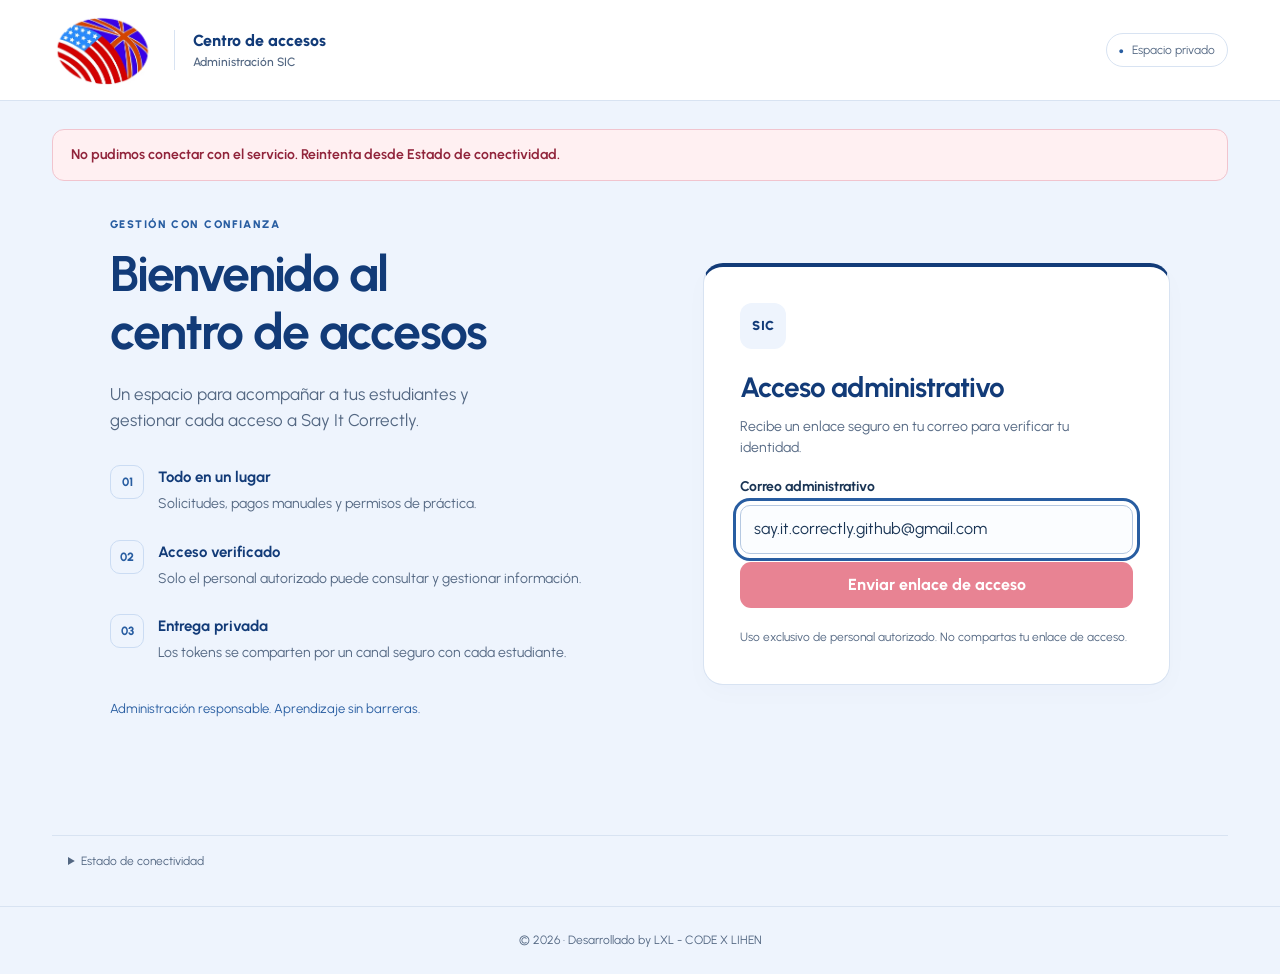
<file: index.html>
<!doctype html>
<html lang="es" data-admin-state="initializing">
<head>
<meta charset="utf-8"><meta name="viewport" content="width=device-width,initial-scale=1"><meta name="robots" content="noindex,nofollow"><meta name="theme-color" content="#123B78"><title>Centro de accesos | Say It Correctly</title>
<style>[hidden]{display:none!important}html:not([data-admin-state="authenticated"]) #panel,html:not([data-admin-state="login"]) #login,html:not([data-admin-state="login"]) .access-intro{display:none!important}html[data-admin-state="login"] #boot,html[data-admin-state="authenticated"] #boot{display:none!important}</style>
<link rel="stylesheet" href="tokens.css">
<script>
window.SICAdminBoot={failed:false,timer:null,fail(){this.failed=true;clearTimeout(this.timer);document.documentElement.dataset.adminState='error';const display=()=>{document.getElementById('boot-message').textContent='No pudimos completar la conexión. Vuelve a intentarlo o solicita un nuevo enlace si el anterior venció.';document.getElementById('boot-retry').hidden=false;document.getElementById('boot').setAttribute('role','alert');document.getElementById('boot').setAttribute('aria-busy','false');};if(document.getElementById('boot'))display();else document.addEventListener('DOMContentLoaded',display,{once:true});}};
window.SICAdminBoot.timer=setTimeout(()=>window.SICAdminBoot.fail(),65000);
window.addEventListener('error',event=>{if(event.target?.tagName==='SCRIPT'&&/\/(admin-client|tokens)\.js(?:\?|$)/.test(event.target.src))window.SICAdminBoot.fail();},true);
</script>
<script src="config.js" defer></script><script src="admin-client.js" defer></script><script src="tokens.js" defer></script>
</head>
<body>
<a class="skip-link" href="#main">Saltar al contenido</a>
<header class="site-header"><div class="header-inner"><a class="brand" href="https://say-it-correctly.github.io/Say-it-correctly.org/" aria-label="Say It Correctly · Inicio"><img src="assets/logo-oficial-say-it-correctly.png" width="217" height="146" alt="Say It Correctly"><span>Centro de accesos<small>Administración SIC</small></span></a><span class="private-label"><span aria-hidden="true">●</span> Espacio privado</span></div></header>
<main id="main">
<section id="boot" class="boot-card" role="status" aria-live="polite" aria-busy="true"><span class="sic-kicker">SAY IT CORRECTLY · ADMINISTRACIÓN</span><span class="loading-mark" aria-hidden="true"></span><h1>Verificando acceso</h1><p id="boot-message">Estamos preparando una conexión segura al centro de accesos.</p><a id="boot-retry" class="button" href="" hidden>Volver a intentar</a><noscript><p>Activa JavaScript para acceder. El panel permanece protegido.</p></noscript></section>
<div id="status" role="status" aria-live="polite" tabindex="-1" hidden></div>
<div class="access-layout">
<section class="access-intro"><span class="sic-kicker">GESTIÓN CON CONFIANZA</span><h1>Bienvenido al<br>centro de accesos</h1><p>Un espacio para acompañar a tus estudiantes y gestionar cada acceso a Say It Correctly.</p><ul class="access-benefits"><li><span aria-hidden="true">01</span><div><strong>Todo en un lugar</strong><p>Solicitudes, pagos manuales y permisos de práctica.</p></div></li><li><span aria-hidden="true">02</span><div><strong>Acceso verificado</strong><p>Solo el personal autorizado puede consultar y gestionar información.</p></div></li><li><span aria-hidden="true">03</span><div><strong>Entrega privada</strong><p>Los tokens se comparten por un canal seguro con cada estudiante.</p></div></li></ul><p class="access-note">Administración responsable. Aprendizaje sin barreras.</p></section>
<form id="login" class="surface auth-card" hidden aria-labelledby="login-title"><span class="card-icon" aria-hidden="true">SIC</span><h2 id="login-title">Acceso administrativo</h2><p>Recibe un enlace seguro en tu correo para verificar tu identidad.</p><label for="admin-email">Correo administrativo</label><input id="admin-email" name="email" type="email" required autocomplete="username" value="say.it.correctly.github@gmail.com" aria-describedby="login-note"><div id="captcha" class="captcha-area"></div><button type="submit" disabled>Enviar enlace de acceso</button><label hidden>Código recibido<input name="code" inputmode="numeric" autocomplete="one-time-code" disabled></label><button id="verify" type="button" hidden disabled>Verificar identidad</button><p id="login-note" class="fine-print">Uso exclusivo de personal autorizado. No compartas tu enlace de acceso.</p></form>
</div>
<section id="panel" hidden aria-labelledby="panel-title">
<nav class="sic-top-actions" aria-label="Sesión administrativa"><span class="session-label">Identidad y autorización verificadas</span><button id="refresh" class="button-secondary">Actualizar</button><button id="logout" class="button-quiet">Cerrar sesión</button></nav>
<div class="sic-dashboard-intro"><div><span class="sic-kicker">GESTIÓN DE ACCESOS</span><h1 id="panel-title" tabindex="-1">Panel de administración</h1><p>Solicitudes, pagos externos y permisos verificados desde un solo lugar.</p></div><div class="sic-capacity-card" id="capacity" aria-live="polite">Consultando activaciones…</div></div>
<nav class="sic-section-links" aria-label="Secciones del administrador"><a href="#register">Registrar solicitud</a><a href="#requests-section">Solicitudes</a><a href="#payment">Confirmar pago</a><a href="#tokens-section">Tokens</a><a href="#grants-section">Permisos</a></nav>
<div class="sic-admin-grid">
<form id="register" class="surface" aria-labelledby="register-title"><div class="section-heading"><span class="section-number" aria-hidden="true">01</span><div><span class="sic-kicker">ESTUDIANTES</span><h2 id="register-title">Registrar solicitud</h2></div></div><p>Registra la solicitud con la autorización de tratamiento de datos correspondiente.</p><label>Nombre<input name="name" required maxlength="120" autocomplete="name"></label><label>Correo<input name="email" type="email" required maxlength="254" autocomplete="email"></label><label>Mensaje<input name="message" required maxlength="3000"></label><label class="check-label"><input name="consent" type="checkbox" required><span>El estudiante o su representante autorizó el tratamiento de datos para esta solicitud, conforme al aviso de privacidad y las restricciones para menores.</span></label><a id="privacy" target="_blank" rel="noopener noreferrer">Aviso de privacidad</a><div id="register-captcha" class="captcha-area"></div><button>Registrar solicitud</button></form>
<section id="requests-section" class="surface" aria-labelledby="requests-title"><div class="section-heading"><span class="section-number" aria-hidden="true">02</span><div><span class="sic-kicker">SEGUIMIENTO</span><h2 id="requests-title">Solicitudes</h2></div></div><p>Selecciona una solicitud para preparar su confirmación de pago.</p><div id="requests" class="record-list"></div></section>
</div>
<form id="payment" class="surface" aria-labelledby="payment-title"><div class="section-heading"><span class="section-number" aria-hidden="true">03</span><div><span class="sic-kicker">VERIFICACIÓN MANUAL</span><h2 id="payment-title">Confirmar pago y emitir token</h2></div></div><p class="payment-notice">Iván Varona debe haber confirmado USD 1 antes de emitir. La identidad del estudiante se verificará durante el canje, después de generar el token.</p><label>Solicitud<input name="requestId" required></label><label>Nombre<input name="name" required readonly></label><label>Correo de la solicitud<input name="studentEmail" type="email" required readonly></label><label>Referencia única del pago<input name="reference" maxlength="160" required></label><label class="check-label payment-confirmation"><input name="confirmed" type="checkbox" required><span>Confirmo que Iván Varona verificó el pago de USD 1.</span></label><button>Confirmar pago y emitir token</button></form>
<div id="issued" class="surface issued-card" hidden role="region" aria-labelledby="issued-title"><span class="sic-kicker">ENTREGA SEGURA</span><h2 id="issued-title">Token listo para entregar</h2><p>Guarda y entrega este token por un canal privado. Solo se muestra una vez.</p><output id="token" aria-label="Token emitido" tabindex="0"></output><button id="copy" class="button-secondary">Copiar token</button></div>
<section id="tokens-section" class="surface" aria-labelledby="tokens-title"><div class="section-heading"><span class="section-number" aria-hidden="true">04</span><div><span class="sic-kicker">CREDENCIALES</span><h2 id="tokens-title">Tokens emitidos, canjeados y revocados</h2></div></div><div id="tokens" class="record-grid"></div></section>
<section id="grants-section" class="surface" aria-labelledby="grants-title"><div class="section-heading"><span class="section-number" aria-hidden="true">05</span><div><span class="sic-kicker">ACCESO A LA PRÁCTICA</span><h2 id="grants-title">Permisos activos, vencidos y revocados</h2></div></div><div id="grants" class="record-grid"></div></section>
</main>
<details class="connectivity"><summary>Estado de conectividad</summary><p id="connectivity-status">Comprobando conexión al servicio.</p><p>La conectividad no acredita identidad ni permisos administrativos.</p><a href="">Reintentar conexión</a></details>
<footer class="site-footer">© 2026 · Desarrollado by LXL - CODE X LIHEN</footer>
</body>
</html>
</file>
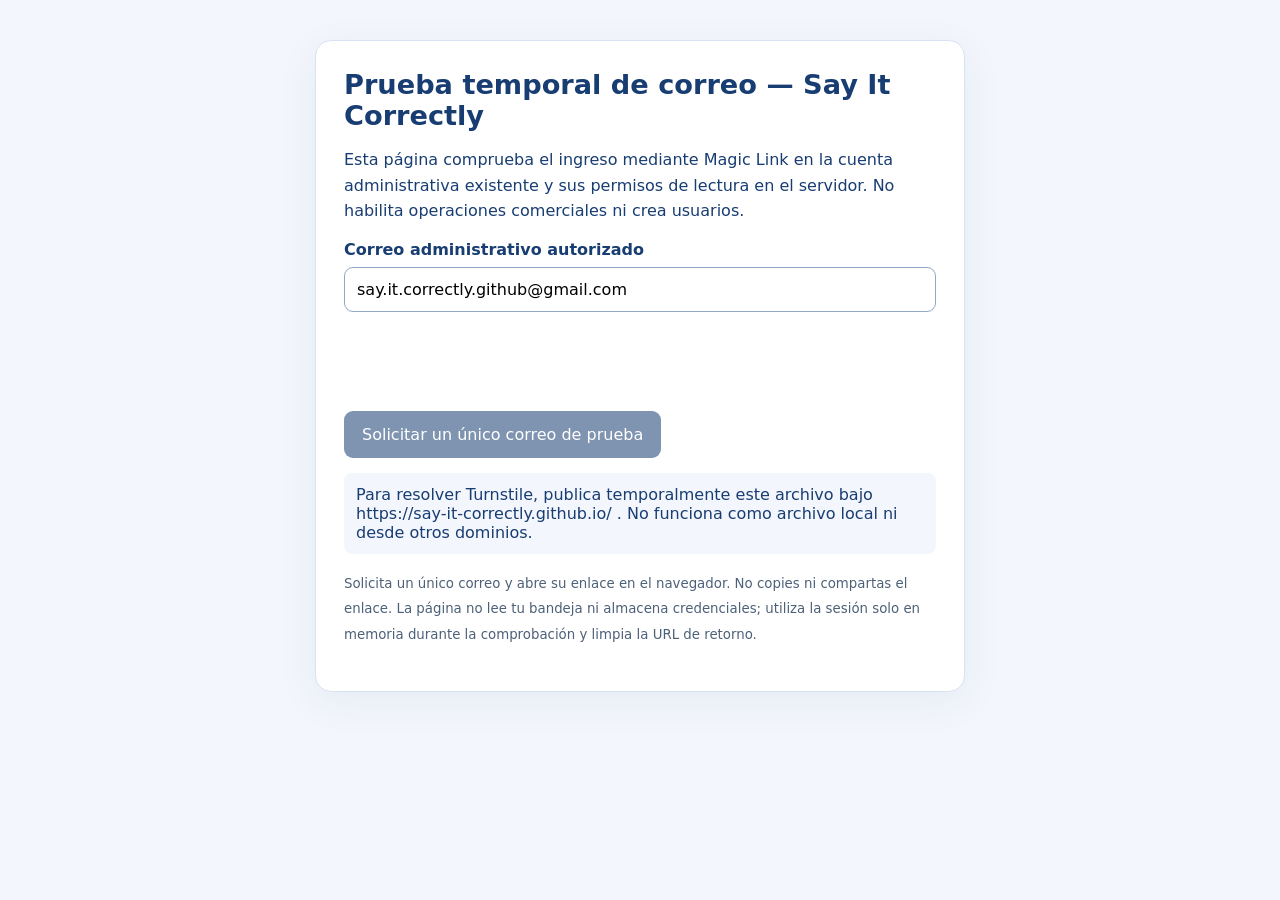
<file: sic-prueba-correo-admin.html>
<!doctype html>
<html lang="es">
<head>
<meta charset="utf-8">
<meta name="viewport" content="width=device-width,initial-scale=1">
<meta name="robots" content="noindex,nofollow,noarchive">
<meta name="referrer" content="no-referrer">
<title>SIC — Prueba temporal de correo administrativo</title>
<style>
:root{font-family:system-ui,-apple-system,Segoe UI,sans-serif;color:#183d72;background:#f3f6fc}*{box-sizing:border-box}body{margin:0;padding:40px 16px}main{max-width:650px;margin:auto;background:#fff;border:1px solid #d8e2f0;border-radius:16px;padding:28px;box-shadow:0 10px 40px #183d7210}h1{font-size:1.7rem;margin:0 0 12px}p{line-height:1.6}label{display:block;font-weight:650;margin:16px 0 8px}input{width:100%;padding:12px;border:1px solid #91a8c9;border-radius:9px;font:inherit}button{display:block;margin-top:18px;background:#183d72;border:0;border-radius:9px;color:#fff;font-weight:650;padding:14px 18px;font:inherit;cursor:pointer}button:disabled{opacity:.55;cursor:not-allowed}#status{margin-top:15px;padding:12px;border-radius:8px;background:#f3f6fc;overflow-wrap:anywhere}small{color:#4d6179}#captcha{margin-top:16px;min-height:65px}
</style>
</head>
<body>
<main>
<h1>Prueba temporal de correo — Say It Correctly</h1>
<p>Esta página comprueba el ingreso mediante Magic Link en la cuenta administrativa existente y sus permisos de lectura en el servidor. No habilita operaciones comerciales ni crea usuarios.</p>
<form id="form">
<label for="email">Correo administrativo autorizado</label>
<input id="email" type="email" value="say.it.correctly.github@gmail.com" readonly autocomplete="off">
<div id="captcha" aria-label="Comprobación de seguridad"></div>
<button id="send" disabled type="submit">Solicitar un único correo de prueba</button>
</form>
<div role="status" aria-live="polite" id="status">Comprobando configuración de seguridad…</div>
<p><small>Solicita un único correo y abre su enlace en el navegador. No copies ni compartas el enlace. La página no lee tu bandeja ni almacena credenciales; utiliza la sesión solo en memoria durante la comprobación y limpia la URL de retorno.</small></p>
</main>
<script>
(()=>{'use strict';
const HOST='say-it-correctly.github.io';
const URL='https://ostmuznlgtanjzolomgv.supabase.co';
const KEY='sb_publishable_wKBaUE1awT8whZHnUZl0oA_XfKgws1C';
const SITEKEY='0x4AAAAAAFtnHNgol4ph1Y5O';
const ADDRESS='say.it.correctly.github@gmail.com';
const ADMIN_ID='ea79aaaa-5bb7-4477-bda7-1676db533693';
const RETURN_URL='https://say-it-correctly.github.io/Tokens-Admin/sic-prueba-correo-admin.html';
const status=document.getElementById('status');
const button=document.getElementById('send');
const form=document.getElementById('form');
let sent=false,widget=null,token='';
function report(msg){status.textContent=msg}
if(location.hostname!==HOST){report('Para resolver Turnstile, publica temporalmente este archivo bajo https://say-it-correctly.github.io/ . No funciona como archivo local ni desde otros dominios.');return;}
const callback=(()=>{const fragment=new URLSearchParams(location.hash.slice(1)),query=new URLSearchParams(location.search);const attempt=fragment.has('access_token')||fragment.has('error')||fragment.has('error_code')||query.has('code')||query.has('error');const accessToken=fragment.get('access_token')||'';if(location.hash||location.search)history.replaceState(null,'',location.pathname);return {attempt,accessToken};})();
async function checkAdministrativeSession(){sent=true;button.disabled=true;form.hidden=true;
 if(!callback.accessToken){report('El enlace no entregó una sesión compatible. No se solicitó otro correo ni se modificó Auth.');return;}
 const ctl=new AbortController(),timeout=setTimeout(()=>ctl.abort(),15000);
 try{report('Verificando identidad y autorización administrativa…');
  const userResponse=await fetch(URL+'/auth/v1/user',{method:'GET',headers:{apikey:KEY,authorization:'Bearer '+callback.accessToken},credentials:'omit',cache:'no-store',redirect:'error',signal:ctl.signal});
  if(!userResponse.ok){report('No se pudo verificar la sesión con Supabase Auth. No se ejecutaron operaciones comerciales.');return;}
  const user=await userResponse.json();if(user.id!==ADMIN_ID||String(user.email||'').toLowerCase()!==ADDRESS||!user.email_confirmed_at||user.is_anonymous){report('La identidad no corresponde al administrador autorizado. No se consultaron datos administrativos.');return;}
  const permissionResponse=await fetch(URL+'/functions/v1/sic-commerce/admin/capacity',{method:'GET',headers:{authorization:'Bearer '+callback.accessToken},credentials:'omit',cache:'no-store',redirect:'error',signal:ctl.signal});
  if(!permissionResponse.ok){report('Identidad verificada por Auth; autorización administrativa no confirmada (HTTP '+permissionResponse.status+').');return;}
  const capacity=await permissionResponse.json();if(!Number.isInteger(capacity.used)||capacity.used<0||capacity.used>50){report('La respuesta administrativa no cumple el contrato esperado. No se ejecutaron operaciones comerciales.');return;}
  report('Sesión e identidad administrativa verificadas por Supabase Auth; autorización de lectura confirmada por sic-commerce. No se ejecutaron operaciones comerciales.');
 }catch{report('No se completó la comprobación de sesión y permisos. No se reintentó ni se ejecutaron operaciones comerciales.');}
 finally{clearTimeout(timeout);callback.accessToken='';}
}
if(callback.attempt){checkAdministrativeSession();return;}
window.sicCaptchaReady=()=>{
try{widget=turnstile.render('#captcha',{sitekey:SITEKEY,callback:value=>{token=value;button.disabled=sent||!value;report('CAPTCHA válido. Puedes solicitar un único correo de prueba.');},'expired-callback':()=>{token='';button.disabled=true;report('CAPTCHA vencido. Complétalo otra vez.');},'error-callback':()=>{token='';button.disabled=true;report('No se pudo validar CAPTCHA. Comprueba su configuración en Supabase y Cloudflare.');}});report('Completa CAPTCHA para enviar una única solicitud.');}catch(e){report('No se pudo iniciar CAPTCHA. No se envió ningún correo.')}};
form.addEventListener('submit',async e=>{
e.preventDefault();if(sent||!token)return;
sent=true;button.disabled=true;report('Solicitando correo a Supabase Auth…');
const ctl=new AbortController();const timeout=setTimeout(()=>ctl.abort(),15000);
try{
const res=await fetch(URL+'/auth/v1/otp?redirect_to='+encodeURIComponent(RETURN_URL),{method:'POST',headers:{'apikey':KEY,'Content-Type':'application/json'},body:JSON.stringify({email:ADDRESS,create_user:false,gotrue_meta_security:{captcha_token:token}}),signal:ctl.signal,credentials:'omit'});
const data=await res.json().catch(()=>({}));
if(res.ok){report('Supabase aceptó la solicitud (HTTP '+res.status+'). Comprueba tu bandeja, Spam y Promociones y abre el enlace sin compartirlo. Esto aún no confirma entrega ni sesión.');}
else{report('Solicitud rechazada (HTTP '+res.status+'). No se reintentó. Consulta los registros de Auth sin copiar enlaces ni credenciales.');}
}catch(e){report('No se confirmó el envío: '+(e.name==='AbortError'?'tiempo de espera agotado':'fallo de red/CORS')+'. No reintentar hasta revisar registros.');}
finally{clearTimeout(timeout);token='';try{window.turnstile?.reset(widget)}catch{}button.disabled=true;}
});
const captchaScript=document.createElement('script');captchaScript.src='https://challenges.cloudflare.com/turnstile/v0/api.js?onload=sicCaptchaReady&render=explicit';captchaScript.async=true;captchaScript.defer=true;document.head.append(captchaScript);
})();
</script>
</body>
</html>
</file>
<file: tokens.css>
@font-face{font-family:Urbanist;src:url('assets/Urbanist-VariableFont_wght.ttf') format('truetype');font-style:normal;font-weight:100 900;font-display:swap}
:root{--blue:#123B78;--secondary:#285DA1;--red:#D9314B;--bg:#EEF4FD;--ink:#193454;--muted:#536782;--line:#d8e3f2;--radius:20px;color-scheme:light}
*{box-sizing:border-box}html{scroll-behavior:smooth;scroll-padding-top:24px}body{margin:0;background:var(--bg);color:var(--ink);font:16px/1.55 Urbanist,Arial,sans-serif}a{color:var(--secondary);text-underline-offset:4px}button,input{font:inherit}button,.button{display:inline-flex;align-items:center;justify-content:center;min-height:46px;padding:12px 20px;border:1px solid transparent;border-radius:11px;background:var(--red);color:white;font-weight:750;line-height:1.3;text-decoration:none;cursor:pointer;transition:background .15s,box-shadow .15s}button:hover:not(:disabled),.button:hover{background:#b9253d}button:disabled{opacity:.6;cursor:wait}button:focus-visible,a:focus-visible,input:focus-visible,summary:focus-visible,output:focus-visible{outline:3px solid var(--secondary);outline-offset:4px}h1,h2,h3,p{margin-top:0}h1,h2,h3{color:var(--blue);line-height:1.16;letter-spacing:-.035em}h1{font-size:clamp(30px,4vw,44px);margin-bottom:16px}h2{font-size:clamp(22px,2.2vw,28px);margin-bottom:12px}p{color:var(--muted)}[hidden]{display:none!important}.skip-link{position:fixed;top:8px;left:8px;z-index:10;transform:translateY(-160%);background:white;padding:12px}.skip-link:focus{transform:none}
.site-header{background:#fff;border-bottom:1px solid var(--line)}.header-inner{max-width:1240px;margin:auto;padding:15px 32px;display:flex;justify-content:space-between;align-items:center;gap:20px}.brand{display:flex;align-items:center;gap:18px;color:var(--blue);text-decoration:none;font-weight:800;line-height:1.35}.brand img{width:104px;height:70px;object-fit:contain}.brand span{border-left:1px solid var(--line);padding-left:18px}.brand small{display:block;font-size:12px;color:var(--muted);font-weight:550;margin-top:3px}.private-label{font-size:12px;border:1px solid var(--line);padding:7px 12px;border-radius:99px;color:var(--muted);white-space:nowrap}.private-label span{font-size:9px;color:var(--secondary);margin-right:5px}main{max-width:1240px;min-height:calc(100svh - 190px);margin:auto;padding:28px 32px 48px}.sic-kicker{display:block;color:var(--secondary);font-size:11px;font-weight:850;letter-spacing:.13em;margin-bottom:12px}.surface,.boot-card{background:#fff;border:1px solid var(--line);border-radius:var(--radius);padding:28px;box-shadow:0 8px 26px #123b7805}
.boot-card{max-width:580px;margin:8vh auto;text-align:center;padding:40px 28px}.boot-card h1{font-size:30px}.boot-card p{margin-bottom:24px}.loading-mark{display:block;width:38px;height:38px;margin:24px auto;border:3px solid var(--line);border-top-color:var(--secondary);border-radius:50%;animation:spin 1s linear infinite}html[data-admin-state=error] .loading-mark{animation:none;border-color:var(--red)}@keyframes spin{to{transform:rotate(360deg)}}
.access-layout{display:grid;grid-template-columns:1.1fr 1fr;gap:80px;align-items:center;max-width:1060px;margin:35px auto 55px}html:not([data-admin-state=login]) .access-layout{display:none}.access-intro h1{font-size:clamp(34px,4vw,50px);margin-bottom:20px}.access-intro>p{max-width:42ch;font-size:17px}.access-benefits{padding:0;list-style:none;margin:32px 0}.access-benefits li{display:flex;gap:14px;margin:22px 0}.access-benefits li>span{display:flex;align-items:center;justify-content:center;flex:none;width:34px;height:34px;border:1px solid #cbdcf3;border-radius:10px;color:var(--secondary);font-size:12px;font-weight:800}.access-benefits strong{color:var(--blue);font-size:15px}.access-benefits p{font-size:14px;margin:3px 0}.access-note{font-size:13px!important;color:var(--secondary)}.auth-card{padding:36px;min-width:0;border-top:4px solid var(--blue)}.card-icon{display:inline-flex;align-items:center;justify-content:center;width:46px;height:46px;background:var(--bg);border-radius:12px;color:var(--blue);font-size:13px;font-weight:900;letter-spacing:.04em;margin-bottom:22px}.auth-card>p{font-size:15px}.auth-card>button[type=submit]{width:100%;margin-top:8px}.fine-print{font-size:12px!important;line-height:1.6;margin:20px 0 0}.captcha-area{min-width:0;max-width:100%;margin:16px 0}.captcha-area:empty{margin:0}
label{display:grid;gap:7px;font-size:14px;font-weight:700;color:var(--ink);margin:17px 0 7px}input{display:block;width:100%;min-width:0;min-height:46px;padding:11px 13px;color:var(--ink);background:#fbfdff;border:1px solid #b5c8e1;border-radius:10px}input[readonly]{background:var(--bg);color:var(--muted)}input[type=checkbox]{width:20px;min-height:20px;height:20px;flex:none;margin:2px 0;accent-color:var(--blue)}.check-label{display:flex;align-items:flex-start;gap:11px;font-size:13px;font-weight:550;line-height:1.6;margin:22px 0 14px}.button-secondary{color:var(--blue);background:#e8f0fc;border-color:#cfddf0}.button-secondary:hover:not(:disabled){background:#d8e7fb}.button-quiet{background:#fff;color:var(--muted);border-color:var(--line)}.button-quiet:hover:not(:disabled){background:var(--bg);color:var(--blue)}
#status{margin:0 0 20px;padding:14px 18px;border-radius:12px;border:1px solid #c9d9f0;background:#e5effd;color:var(--blue);font-size:14px;font-weight:650;overflow-wrap:anywhere}#status[data-state=error]{background:#fff0f2;border-color:#f1c4ce;color:#91243b}#status[data-state=success]{background:#ecf7f1;border-color:#c1dfd1;color:#245c46}#status[data-state=loading]{background:#e5effd;color:var(--blue)}.sic-top-actions{display:flex;align-items:center;justify-content:flex-end;gap:10px;margin-bottom:22px}.session-label{font-size:12px;color:var(--muted);margin-right:auto}.sic-dashboard-intro{display:flex;align-items:center;justify-content:space-between;gap:26px;background:var(--blue);padding:32px;border-radius:var(--radius);color:#fff}.sic-dashboard-intro h1{color:#fff;margin-bottom:10px}.sic-dashboard-intro p{color:#dbe7f9;font-size:15px;margin:0}.sic-dashboard-intro .sic-kicker{color:#c6d9f6}.sic-capacity-card{background:#ffffff10;border:1px solid #ffffff30;border-radius:14px;min-width:205px;padding:22px;font-size:18px;font-weight:800;text-align:center;max-width:100%;overflow-wrap:anywhere}.sic-section-links{display:flex;flex-wrap:wrap;gap:8px;padding:22px 0 28px}.sic-section-links a{background:white;border:1px solid var(--line);border-radius:10px;padding:10px 16px;text-decoration:none;color:var(--blue);font-weight:750;font-size:14px}.sic-section-links a:hover{background:#dfeafa}.sic-admin-grid{display:grid;grid-template-columns:1fr 1fr;align-items:start;gap:24px}.sic-admin-grid>*{min-width:0}#panel>.surface{margin-top:24px}.section-heading{display:flex;gap:13px;align-items:center;margin-bottom:18px}.section-heading h2{margin:0}.section-heading .sic-kicker{margin-bottom:6px}.section-number{display:grid;place-content:center;flex:none;width:38px;height:38px;border-radius:12px;background:var(--bg);color:var(--secondary);font-size:13px;font-weight:850}.surface>p{font-size:14px}.surface>button{margin-top:14px}.record-list,.record-grid{display:grid;gap:12px}.record-grid{grid-template-columns:repeat(auto-fit,minmax(min(100%,290px),1fr))}.record{min-width:0;background:#f8fbff;border:1px solid var(--line);border-radius:13px;padding:18px;overflow-wrap:anywhere}.record p{color:var(--ink);font-size:14px;line-height:1.65;white-space:pre-line;margin-bottom:0}.record button{margin-top:15px;font-size:13px;min-height:42px;background:#e5eefb;color:var(--blue);border-color:#ccdcef}.record button:hover:not(:disabled){background:#d6e5fa}.record button[data-action=revoke]{background:#fff1f4;color:#a12c43;border-color:#efc9d1}.record button[data-action=revoke]:hover:not(:disabled){background:#fbdde4}.empty-state{border:1px dashed #c4d5eb;border-radius:12px;padding:22px!important;text-align:center;color:var(--muted)!important;margin:0;font-size:14px}
#payment{display:grid;grid-template-columns:1fr 1fr;gap:0 22px}#payment>.section-heading,#payment>p,#payment>.payment-confirmation,#payment>button{grid-column:1/-1}.payment-notice{border-left:3px solid var(--secondary);padding:13px 16px;background:var(--bg);border-radius:0 10px 10px 0}#payment>button{justify-self:start}.issued-card{border:1px solid #8eafd6;background:#f8fbff}#token{display:block;padding:18px;border:1px dashed #91acd0;border-radius:12px;background:#eaf1fc;font:600 17px/1.6 monospace;overflow-wrap:anywhere;user-select:all}.connectivity{max-width:1176px;margin:0 auto 24px;color:var(--muted);font-size:12px;border-top:1px solid var(--line);padding:16px 16px 0}.connectivity summary{cursor:pointer;min-height:30px}.connectivity p{margin:8px 0}.site-footer{text-align:center;color:var(--muted);font-size:12px;padding:24px 20px;border-top:1px solid var(--line)}
@media(max-width:850px){.access-layout{gap:32px}.sic-admin-grid{grid-template-columns:1fr}.sic-dashboard-intro{align-items:stretch;flex-direction:column}.sic-capacity-card{text-align:left;min-width:0}.auth-card{padding:26px}.session-label{max-width:35ch}}
@media(max-width:600px){main{padding:22px 16px 32px}.header-inner{padding:12px 16px;gap:10px}.brand{gap:10px;font-size:13px}.brand img{width:76px;height:51px}.brand span{padding-left:10px}.brand small{font-size:11px}.private-label{font-size:10px;padding:6px 8px}.private-label span{display:none}.access-layout{grid-template-columns:1fr;margin:12px 0 25px;gap:22px}.access-intro h1{font-size:34px}.access-benefits,.access-note{display:none}.access-intro>p{font-size:15px;margin:0}.surface{padding:22px}.auth-card{padding:25px}.sic-dashboard-intro{padding:24px}.sic-dashboard-intro h1{font-size:29px}.sic-top-actions{flex-wrap:wrap;justify-content:flex-start}.session-label{width:100%;max-width:none}.sic-top-actions button{flex:1;font-size:13px}.sic-section-links{gap:7px}.sic-section-links a{padding:10px 11px;font-size:12px}.sic-admin-grid{gap:20px}#payment{grid-template-columns:1fr}#payment>*{grid-column:1!important}#payment>button{width:100%;justify-self:stretch}.section-heading{align-items:flex-start}.section-heading h2{font-size:23px}.boot-card{margin:6vh auto;padding:30px 20px}.boot-card h1{font-size:26px}}
@media(prefers-reduced-motion:reduce){html{scroll-behavior:auto}*,*:before,*:after{animation:none!important;transition:none!important}}
</file>
